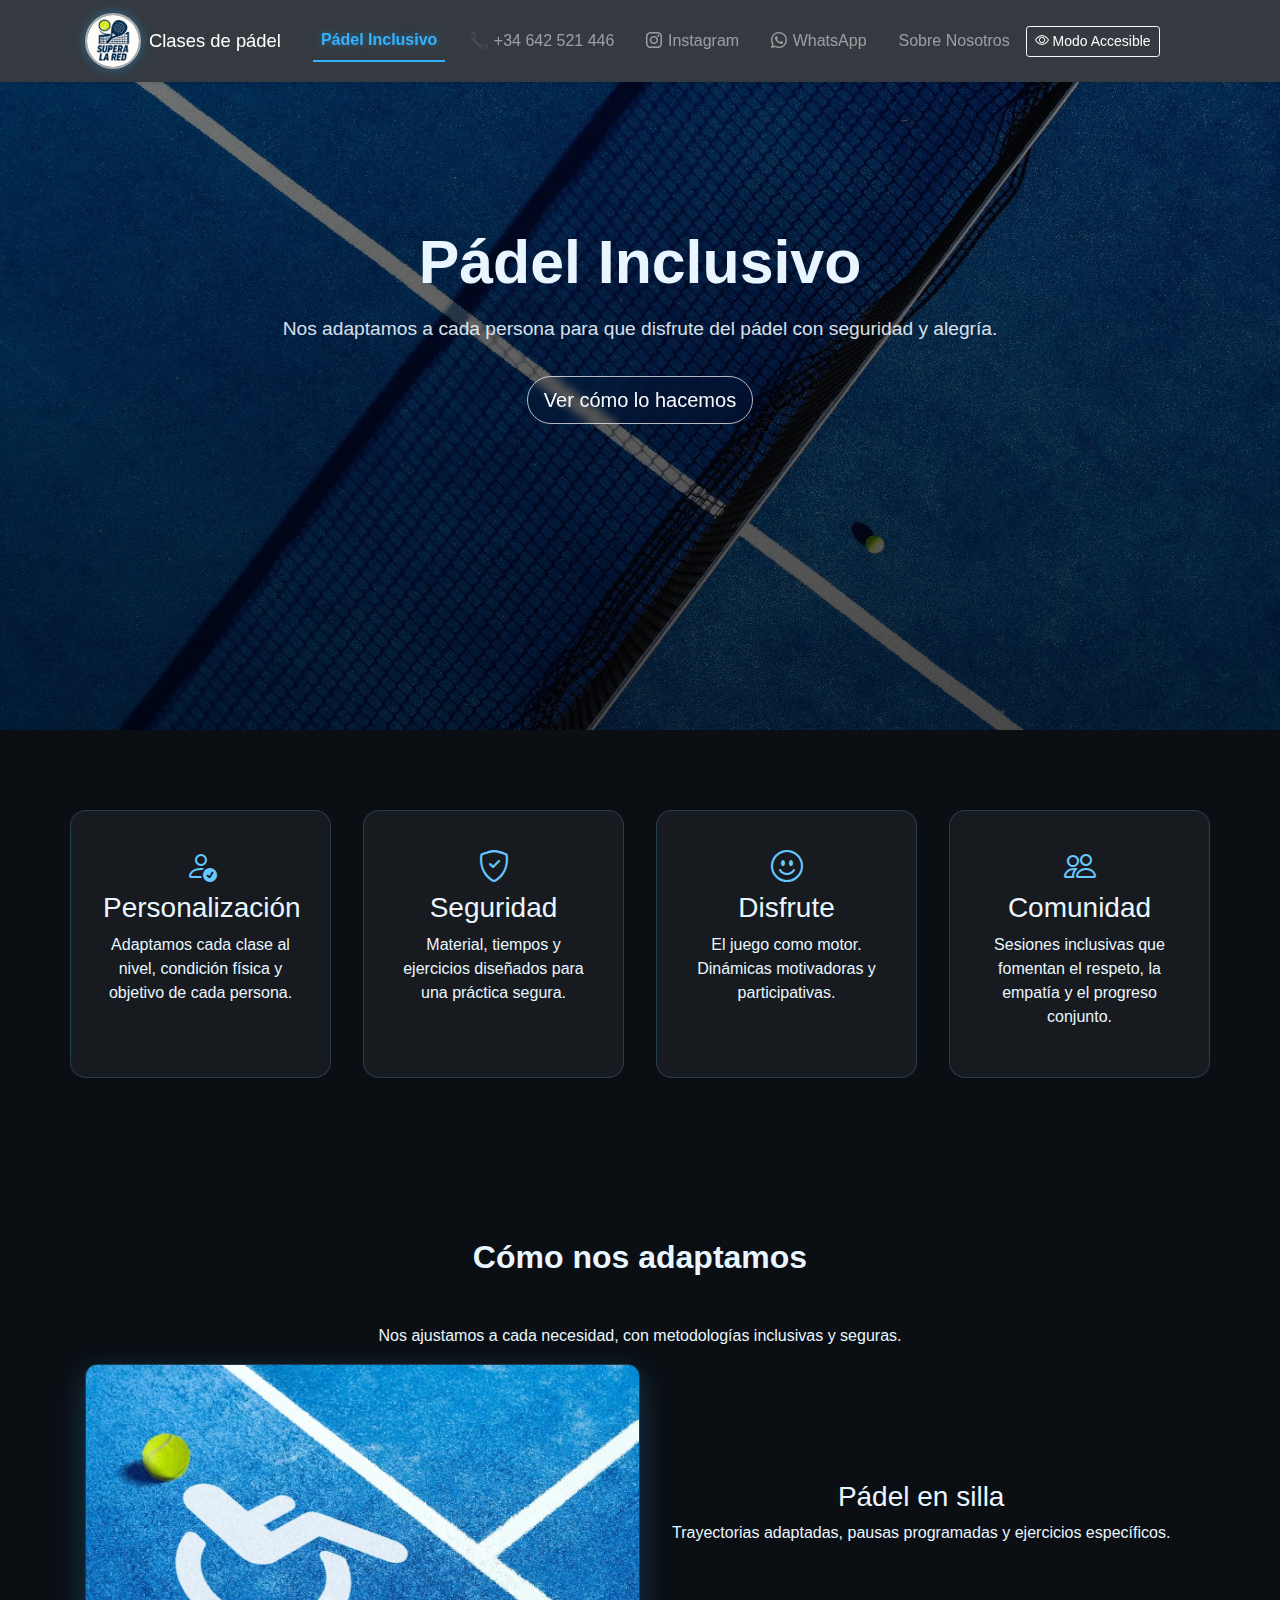
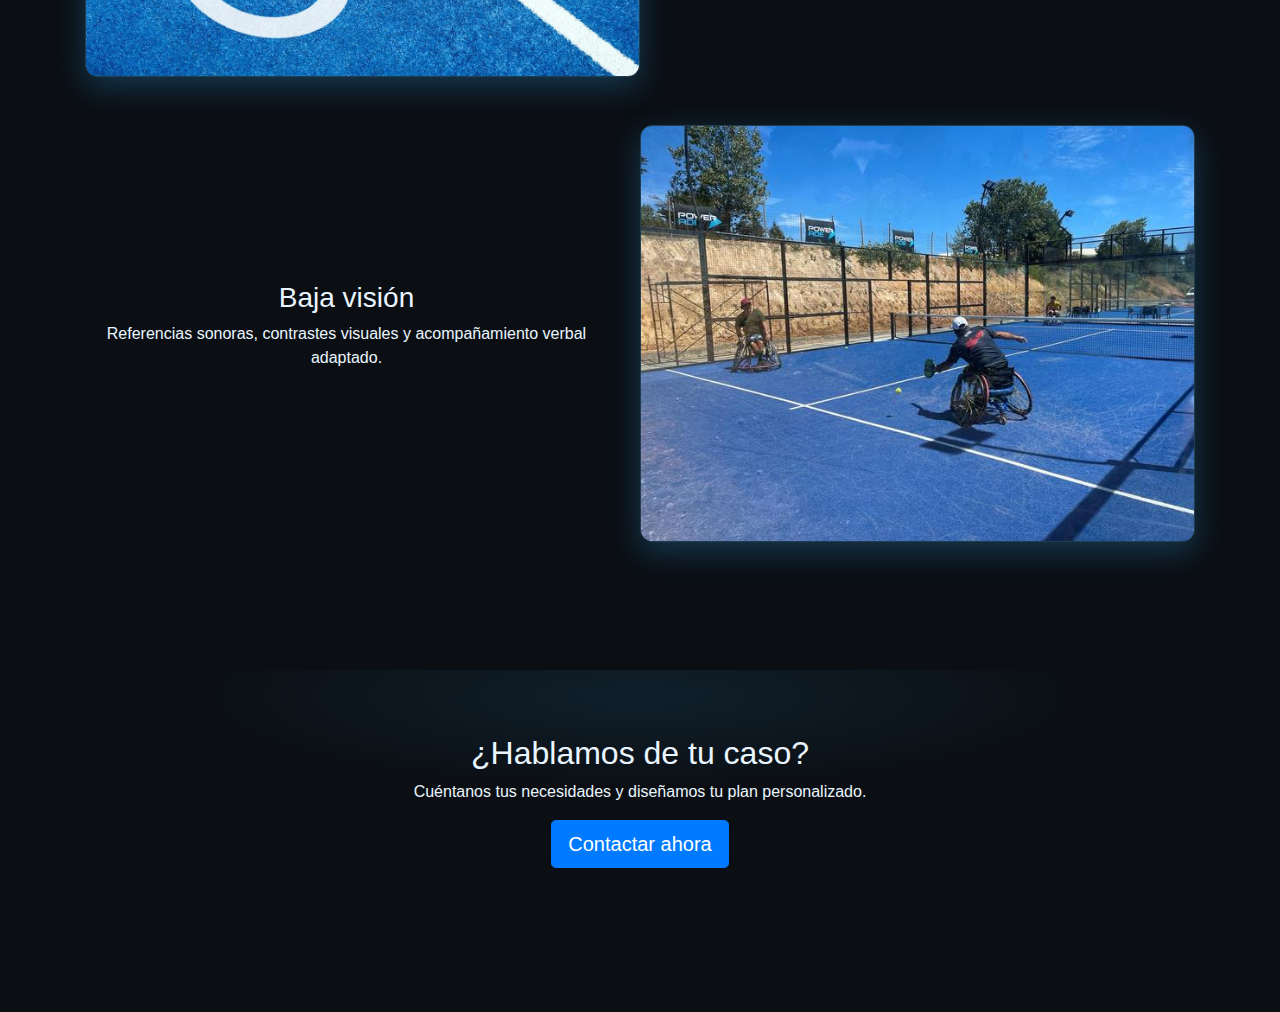
<file: inclusivo.html>
<!DOCTYPE html>
<html lang="es">
<head>
  <meta charset="utf-8" />
  <meta name="viewport" content="width=device-width, initial-scale=1" />
  <title>Pádel Inclusivo - SuperaLaRed</title>

  <link rel="icon" href="public/img/LOGO SUPERALARED.jpeg" type="image/x-icon" />
  <link rel="stylesheet" href="public/views/css/bootstrap.min.css" />
  <link rel="stylesheet" href="public/views/css/navbar.css" />
  <link rel="stylesheet" href="public/views/css/inclusivo.css" />
  <link href="https://cdn.jsdelivr.net/npm/bootstrap-icons@1.11.3/font/bootstrap-icons.css" rel="stylesheet" />
</head>

<body>
  <!-- Navbar dinámica -->
  <div id="navbar-placeholder"></div>

  <!-- Hero -->
  <header class="inc-hero">
    <div class="inc-hero__bg" aria-hidden="true"></div>
    <div class="inc-hero__content container">
      <h1 class="inc-title">Pádel Inclusivo</h1>
      <p class="inc-subtitle">Nos adaptamos a cada persona para que disfrute del pádel con seguridad y alegría.</p>
      <a href="#adaptaciones" class="btn btn-outline-light btn-lg inc-cta">Ver cómo lo hacemos</a>
    </div>
  </header>

  <!-- Principios -->
  <section class="inc-principios container reveal">
    <div class="inc-grid">
      <div class="inc-card">
        <i class="bi bi-person-check inc-ico"></i>
        <h3>Personalización</h3>
        <p>Adaptamos cada clase al nivel, condición física y objetivo de cada persona.</p>
      </div>
      <div class="inc-card">
       <i class="bi bi-shield-check inc-ico"></i>
        <h3>Seguridad</h3>
        <p>Material, tiempos y ejercicios diseñados para una práctica segura.</p>
      </div>
      <div class="inc-card">
        <i class="bi bi-emoji-smile inc-ico"></i>
        <h3>Disfrute</h3>
        <p>El juego como motor. Dinámicas motivadoras y participativas.</p>
      </div>
      <div class="inc-card">
        <i class="bi bi-people inc-ico"></i>
        <h3>Comunidad</h3>
        <p>Sesiones inclusivas que fomentan el respeto, la empatía y el progreso conjunto.</p>
      </div>
    </div>
  </section>

  <!-- Adaptaciones -->
  <section id="adaptaciones" class="inc-adaptaciones reveal">
    <div class="container text-center">
      <h2 class="section-title">Cómo nos adaptamos</h2>
      <p class="">Nos ajustamos a cada necesidad, con metodologías inclusivas y seguras.</p>

      <div class="inc-block">
        <img src="public/img/padel inclusivo.jpg" alt="Jugador en silla practicando pádel" />
        <div>
          <h3>Pádel en silla</h3>
          <p>Trayectorias adaptadas, pausas programadas y ejercicios específicos.</p>
        </div>
      </div>

      <div class="inc-block inc-block--reverse">
        <img src="public/img/padelinclusivo2.jpg" alt="Bastón, mochila y pala representando el pádel inclusivo visual" />
        <div>
          <h3>Baja visión</h3>
          <p>Referencias sonoras, contrastes visuales y acompañamiento verbal adaptado.</p>
        </div>
      </div>
    </div>
  </section>

  <!-- CTA final -->
  <section class="inc-cta-bottom reveal">
    <h2>¿Hablamos de tu caso?</h2>
    <p>Cuéntanos tus necesidades y diseñamos tu plan personalizado.</p>
    <a href="index.html#contacto" class="btn btn-primary btn-lg">Contactar ahora</a>
  </section>

  <!-- Scripts -->

  

<script src="https://cdn.jsdelivr.net/npm/bootstrap@5.3.3/dist/js/bootstrap.bundle.min.js"></script>
<script src="public/js/inclusivo.js"></script>
</body>
</html>
</file>
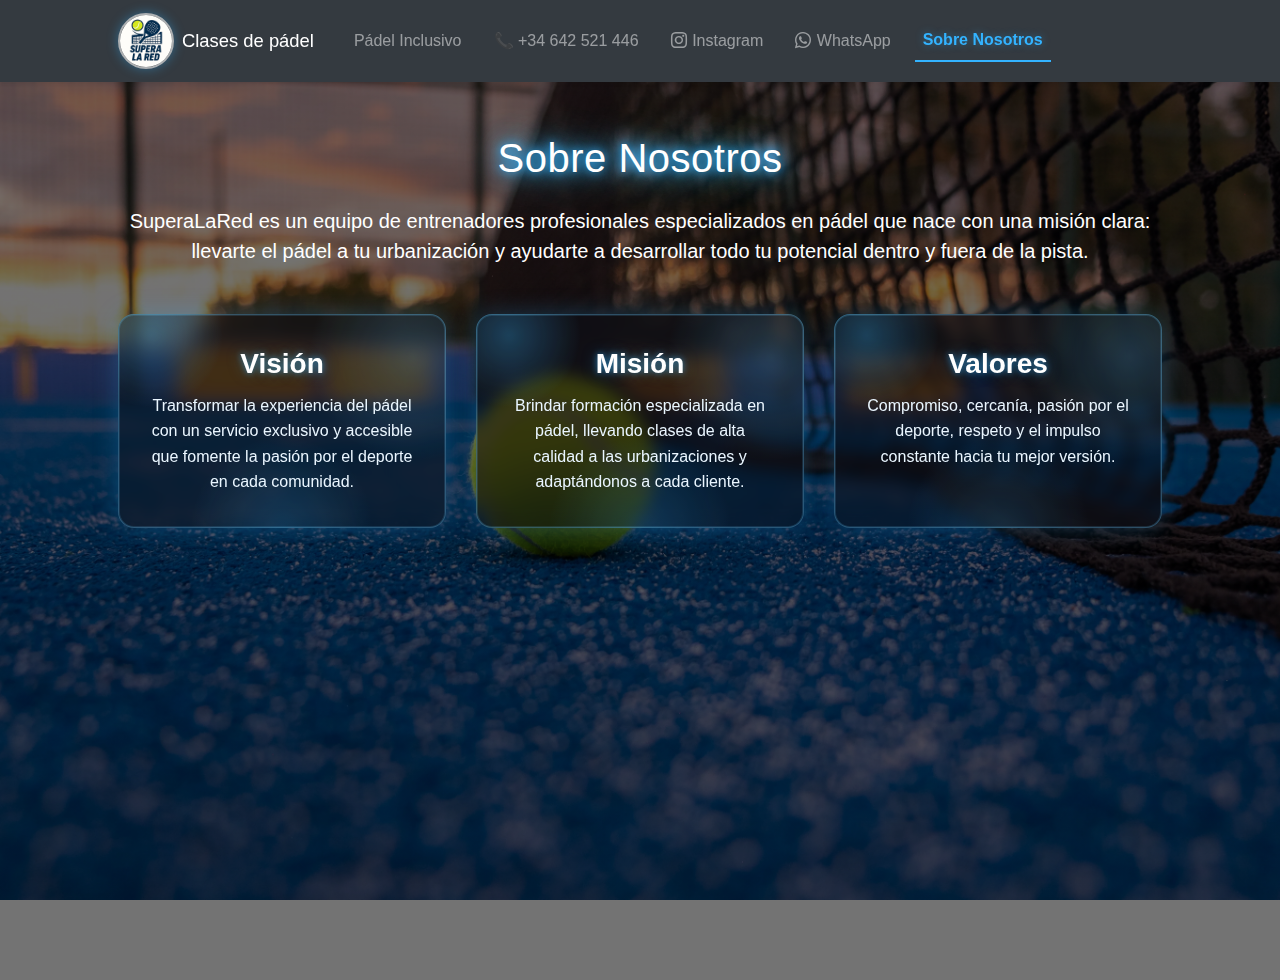
<file: sobre.html>
<!DOCTYPE html>
<html lang="es">
<head>
<meta charset="utf-8">
<meta name="viewport" content="width=device-width, initial-scale=1">
<title>Sobre Nosotros - SuperaLaRed</title>
<link rel="icon" href="public/img/LOGO SUPERALARED.jpeg" type="image/x-icon">


<!-- Bootstrap base -->
<link rel="stylesheet" href="public/views/css/bootstrap.min.css">


<!-- Estilos de navbar + página -->
<link rel="stylesheet" href="public/views/css/navbar.css">
<link rel="stylesheet" href="public/views/css/sobre.css">


<!-- Iconos -->
<link href="https://cdn.jsdelivr.net/npm/bootstrap-icons@1.11.3/font/bootstrap-icons.css" rel="stylesheet">
</head>
<body>


<!-- Navbar inyectada dinámicamente -->
<div id="navbar-placeholder" aria-label="Barra de navegación"></div>


<!-- SOBRE NOSOTROS -->
<section class="sobre-hero text-center text-white">
<div class="container">
<h1 class="fw-bold mb-4 neon-title">Sobre Nosotros</h1>
<p class="lead mb-5">
<strong>SuperaLaRed</strong> es un equipo de entrenadores profesionales especializados en pádel que nace con una misión clara:
llevarte el pádel a tu urbanización y ayudarte a desarrollar todo tu potencial dentro y fuera de la pista.
</p>


<div class="row g-4">
<div class="col-md-4">
<div class="neon-card h-100">
<h3 class="neon-card__title">Visión</h3>
<p class="neon-card__text">Transformar la experiencia del pádel con un servicio exclusivo y accesible que fomente la pasión por el deporte en cada comunidad.</p>
</div>
</div>


<div class="col-md-4">
<div class="neon-card h-100">
<h3 class="neon-card__title">Misión</h3>
<p class="neon-card__text">Brindar formación especializada en pádel, llevando clases de alta calidad a las urbanizaciones y adaptándonos a cada cliente.</p>
</div>
</div>


<div class="col-md-4">
<div class="neon-card h-100">
<h3 class="neon-card__title">Valores</h3>
<p class="neon-card__text">Compromiso, cercanía, pasión por el deporte, respeto y el impulso constante hacia tu mejor versión.</p>
</div>
</div>
</div>
</div>
</section>


<!-- SCRIPTS -->
<script src="https://cdn.jsdelivr.net/npm/bootstrap@5.3.3/dist/js/bootstrap.bundle.min.js"></script>
<script src="public/js/navbar.js"></script>
</body>
</html>
</file>
<file: public/views/css/navbar.css>
/* Altura base de navbar y compatibilidad con páginas con navbar fija */
:root { --nav-h: 80px; }
@media (max-width: 991.98px){ :root { --nav-h: 72px; } }
@media (max-width: 575.98px){ :root { --nav-h: 64px; } }


/* Asegura que la navbar quede SIEMPRE por encima de overlays del contenido */
.navbar.fixed-top { z-index: 1040; }


/* Compensación del contenido: cada página decide si usa padding-top en su CSS */


/* Branding */
.brand-logo{
width: 56px;
height: 56px;
object-fit: cover;
border: 2px solid rgba(255,255,255,.6);
box-shadow: 0 0 12px rgba(51,179,255,.4);
}
.navbar .navbar-brand span{
font-size: clamp(1rem, 1.6vw, 1.15rem);
line-height: 1.1;
white-space: nowrap;
}


/* Ajustes menores */
.navbar-nav .nav-link { display: inline-flex; align-items: center; gap: .35rem; }
/* ===== Enlace activo según la página ===== */
.navbar .nav-link.active-page {
  color: #33b3ff !important;       /* azul brillante del tema */
  font-weight: 700;
  text-shadow: 0 0 8px rgba(51,179,255,0.4);
  border-bottom: 2px solid #33b3ff; /* línea fina inferior */
}

.navbar .nav-link.active-page:hover {
  color: #66c8ff !important;
  border-bottom-color: #66c8ff;
}
</file>
<file: public/views/css/inclusivo.css>
/* ===== Base general ===== */
html, body {
  min-height: 100%;
  background: #0b0f14;
  color: #eaf6ff;
  scroll-behavior: smooth;
}
body { margin: 0; }

/* ===== Hero ===== */
.inc-hero {
  position: relative;
  height: 90vh;
  display: flex;
  align-items: center;
  justify-content: center;
  text-align: center;
  margin-top: calc(var(--nav-h) * -1);
  overflow: hidden;
}
.inc-hero__bg {
  position: absolute;
  inset: 0;
  background: linear-gradient(rgba(0,0,0,0.5), rgba(0,0,0,0.7)),
              url("../../img/hero5.jpg") center/cover no-repeat fixed;
  z-index: 0;
}
.inc-hero__content { z-index: 1; max-width: 800px; }
.inc-title { font-weight: 800; font-size: clamp(2.2rem, 6vw, 3.8rem); margin-bottom: 1rem; }
.inc-subtitle { font-size: 1.2rem; opacity: 0.9; margin-bottom: 2rem; }
.inc-cta { border-radius: 50px; border: 1px solid rgba(255,255,255,0.7); backdrop-filter: blur(4px); }

/* ===== Principios ===== */
.inc-principios { padding: 5rem 0; }
.inc-grid { display: grid; gap: 2rem; grid-template-columns: repeat(auto-fit, minmax(220px, 1fr)); }
.inc-card { background: rgba(255,255,255,0.05); border: 1px solid rgba(102,200,255,0.2); border-radius: 16px; padding: 2rem; text-align: center; transition: all 0.4s ease; }
.inc-card:hover { transform: translateY(-8px); border-color: rgba(102,200,255,0.5); box-shadow: 0 8px 24px rgba(51,179,255,0.2); }
.inc-ico { font-size: 2rem; color: #66c8ff; margin-bottom: 1rem; }

/* ===== Adaptaciones ===== */
.inc-adaptaciones { padding: 5rem 0; background: linear-gradient(180deg, rgba(11,15,20,0), rgba(11,15,20,0.4)); }
.section-title { font-weight: 800; margin-bottom: 3rem; }
.inc-block { display: flex; align-items: center; gap: 2rem; margin-bottom: 3rem; }
.inc-block--reverse { flex-direction: row-reverse; }
.inc-block img { width: 50%; border-radius: 12px; border: 1px solid rgba(102,200,255,0.25); box-shadow: 0 10px 30px rgba(51,179,255,0.25); }

/* ===== CTA Final ===== */
.inc-cta-bottom { text-align: center; padding: 4rem 1rem; background: radial-gradient(50% 50% at 50% 10%, rgba(59,180,255,0.1), transparent 70%); }

/* ===== Animaciones ===== */
/* Visible por defecto */
.reveal { 
  opacity: 1; 
  transform: none; 
}

/* Cuando el JS ya está listo, activamos la animación */
.reveal-ready .reveal {
  opacity: 0;
  transform: translateY(40px);
  transition: opacity .8s ease, transform .8s ease;
}
.reveal-ready .reveal.is-visible {
  opacity: 1;
  transform: translateY(0);
}


/* ======== MODO ACCESIBLE ======== */
body.accessible-mode {
  background: #f2f6fa !important;
  color: #111 !important;
  font-size: 1.15rem;
  line-height: 1.6;
}

body.accessible-mode h1{
    color: #fffb00 !important
}

body.accessible-mode h2,
body.accessible-mode h3 {
  color: #005bbb !important;
}

body.accessible-mode .inc-card {
  background: #fff !important;
  color: #111 !important;
  border-color: #005bbb !important;
  box-shadow: 0 0 10px rgba(0,0,0,0.1);
}

body.accessible-mode .btn,
body.accessible-mode .inc-cta {
  background: #005bbb !important;
  color: #fff !important;
  border: none !important;
}
/* ===== Hero en modo accesible ===== */
body.accessible-mode .inc-title {
  color: #003366;          /* azul oscuro, alto contraste */
  text-shadow: none;       /* elimina sombras para mayor legibilidad */
}

body.accessible-mode .inc-subtitle {
  color: #fff;          /* texto gris muy oscuro */
  text-shadow: none;       /* evita brillos innecesarios */
    font-size: 2rem;
}

/* ========= Responsive refinado ========= */

/* <= 1200px: aligera tamaños y espacios */
@media (max-width: 1200px) {
  .inc-title { font-size: clamp(2rem, 5.5vw, 3.2rem); }
  .inc-subtitle { font-size: 1.1rem; }
  .inc-principios, .inc-adaptaciones { padding: 4rem 0; }
  .inc-block { gap: 1.5rem; }
}

/* <= 992px (tablets): columnas más cómodas y hero algo más bajo */
@media (max-width: 992px) {
  .inc-hero { height: 78vh; }
  .inc-grid { gap: 1.5rem; }
  .inc-card { padding: 1.5rem; }
  .inc-ico { font-size: 1.6rem; }
  .section-title { margin-bottom: 2rem; }
  .inc-block { margin-bottom: 2.25rem; }
  .inc-block img { width: 48%; }
}

/* <= 768px (móvil grande): pila vertical, tipografía ajustada */
@media (max-width: 768px) {
  /* Evita corte bajo navbar y scroll brusco */
  .inc-hero {
    height: auto;
    min-height: 68vh;
    margin-top: calc(var(--nav-h) * -0.6); /* menos “subida” en móvil */
    padding: 4rem 0 2.5rem;
  }

  /* Quita background fixed en móvil (mejor rendimiento) */
  .inc-hero__bg {
    background: linear-gradient(rgba(0,0,0,0.5), rgba(0,0,0,0.7)),
                url("../../img/hero5.jpg") center/cover no-repeat;
  }

  .inc-title { font-size: clamp(1.9rem, 7vw, 2.6rem); }
  .inc-subtitle { font-size: 1.05rem; margin-bottom: 1.25rem; }
  .inc-cta { padding: .6rem 1.2rem; border-radius: 999px; }

  .inc-principios, .inc-adaptaciones { padding: 3rem 0; }

  /* Bloques a columna: imagen arriba, texto abajo */
  .inc-block,
  .inc-block--reverse {
    flex-direction: column;
    align-items: stretch;
  }
  .inc-block img {
    width: 100%;
    max-height: 42vh;
    object-fit: cover;
  }
}

/* <= 576px (móvil común): aún más legible y aireado */
@media (max-width: 576px) {
  .inc-title { font-size: clamp(1.8rem, 8vw, 2.3rem); }
  .inc-subtitle { font-size: 1rem; }
  .inc-card { padding: 1.25rem; }
  .inc-ico { font-size: 1.5rem; }
  .inc-cta-bottom { padding: 3rem 1rem; }

  /* Rejilla de tarjetas: una por fila con buen gap */
  .inc-grid {
    grid-template-columns: 1fr;
    gap: 1rem;
  }
}

/* <= 360px (muy pequeño): compacta aún más */
@media (max-width: 360px) {
  .inc-title { font-size: 1.6rem; }
  .inc-subtitle { font-size: 0.95rem; }
  .inc-card { padding: 1rem; }
}

/* ====== Ajustes cuando está activo el modo accesible en móvil ====== */
@media (max-width: 768px) {
  body.accessible-mode .inc-title { font-size: clamp(2rem, 8vw, 2.6rem); }
  body.accessible-mode .inc-subtitle { font-size: 1.1rem; }
}
</file>
<file: public/views/css/sobre.css>
:root{
--neon:#33b3ff; /* azul eléctrico */
--neon-soft:#66c8ff; /* brillo suave */
--bg-overlay: rgba(0,0,0,0.55);
--text:#eaf6ff;
--title:#ffffff;
}


/* Compensar navbar fija SOLO en esta página */
body{ padding-top: var(--nav-h); }


/* Fondo de portada */
.sobre-hero{
background:
linear-gradient(var(--bg-overlay), var(--bg-overlay)),
url("../../img/hero6.jpg") center/cover no-repeat fixed;
padding-top: clamp(2rem, 6vh, 4rem);
padding-bottom: clamp(4rem, 10vh, 8rem);
min-height: 100vh;
color: var(--text);
position: relative;
}


/* Título con glow */
.neon-title{
color: var(--title);
text-shadow: 0 0 10px var(--neon), 0 0 20px var(--neon), 0 0 40px var(--neon-soft);
letter-spacing: .5px;
margin-bottom: clamp(1.5rem, 3vh, 2.5rem);
animation: neonPulse 3.5s ease-in-out infinite;
}


/* Tarjetas neón */
.neon-card{
position: relative; background: rgba(10,16,26,0.45); border-radius: 16px;
padding: clamp(1.25rem, 2.5vw, 2rem); color: var(--text);
backdrop-filter: blur(8px); -webkit-backdrop-filter: blur(8px);
border: 1px solid rgba(102,200,255,0.35);
box-shadow: 0 0 0 1px rgba(102,200,255,0.15) inset, 0 0 24px rgba(51,179,255,0.25);
transition: transform .35s ease, box-shadow .35s ease, border-color .35s ease;
}
.neon-card::before{
content:""; position:absolute; inset:-1px; border-radius: inherit; pointer-events:none;
background:
radial-gradient(120px 120px at 10% 10%, rgba(51,179,255,.35), transparent 60%),
radial-gradient(160px 160px at 90% 20%, rgba(102,200,255,.25), transparent 65%),
radial-gradient(140px 140px at 50% 100%, rgba(51,179,255,.2), transparent 65%);
mix-blend-mode: screen; opacity:.85; transition: opacity .35s ease;
}
.neon-card:hover{
transform: translateY(-6px);
border-color: rgba(102,200,255,0.65);
box-shadow: 0 0 0 1px rgba(102,200,255,0.35) inset, 0 10px 40px rgba(51,179,255,0.45);
}
.neon-card:hover::before{ opacity: 1; }
.neon-card__title{ margin-bottom: .75rem; color: #fff; font-weight: 700; text-shadow: 0 0 6px rgba(51,179,255,.6), 0 0 16px rgba(51,179,255,.35); }
.neon-card__text{ margin: 0; color: var(--text); line-height: 1.6; }


.container{ padding-left: clamp(12px, 4vw, 48px) !important; padding-right: clamp(12px, 4vw, 48px) !important; }
.row.g-4{ row-gap: clamp(1rem, 3vh, 2rem); }


@keyframes neonPulse{
0%,100%{ text-shadow: 0 0 10px var(--neon), 0 0 20px var(--neon), 0 0 40px var(--neon-soft); }
50%{ text-shadow: 0 0 6px var(--neon), 0 0 14px var(--neon), 0 0 28px var(--neon-soft); }
}


@media (max-width: 992px){ .neon-title{ font-size: clamp(1.8rem, 4vw, 2.2rem); } }
@media (max-width: 576px){ .neon-card{ padding: 1rem 1rem 1.1rem; } }
</file>
